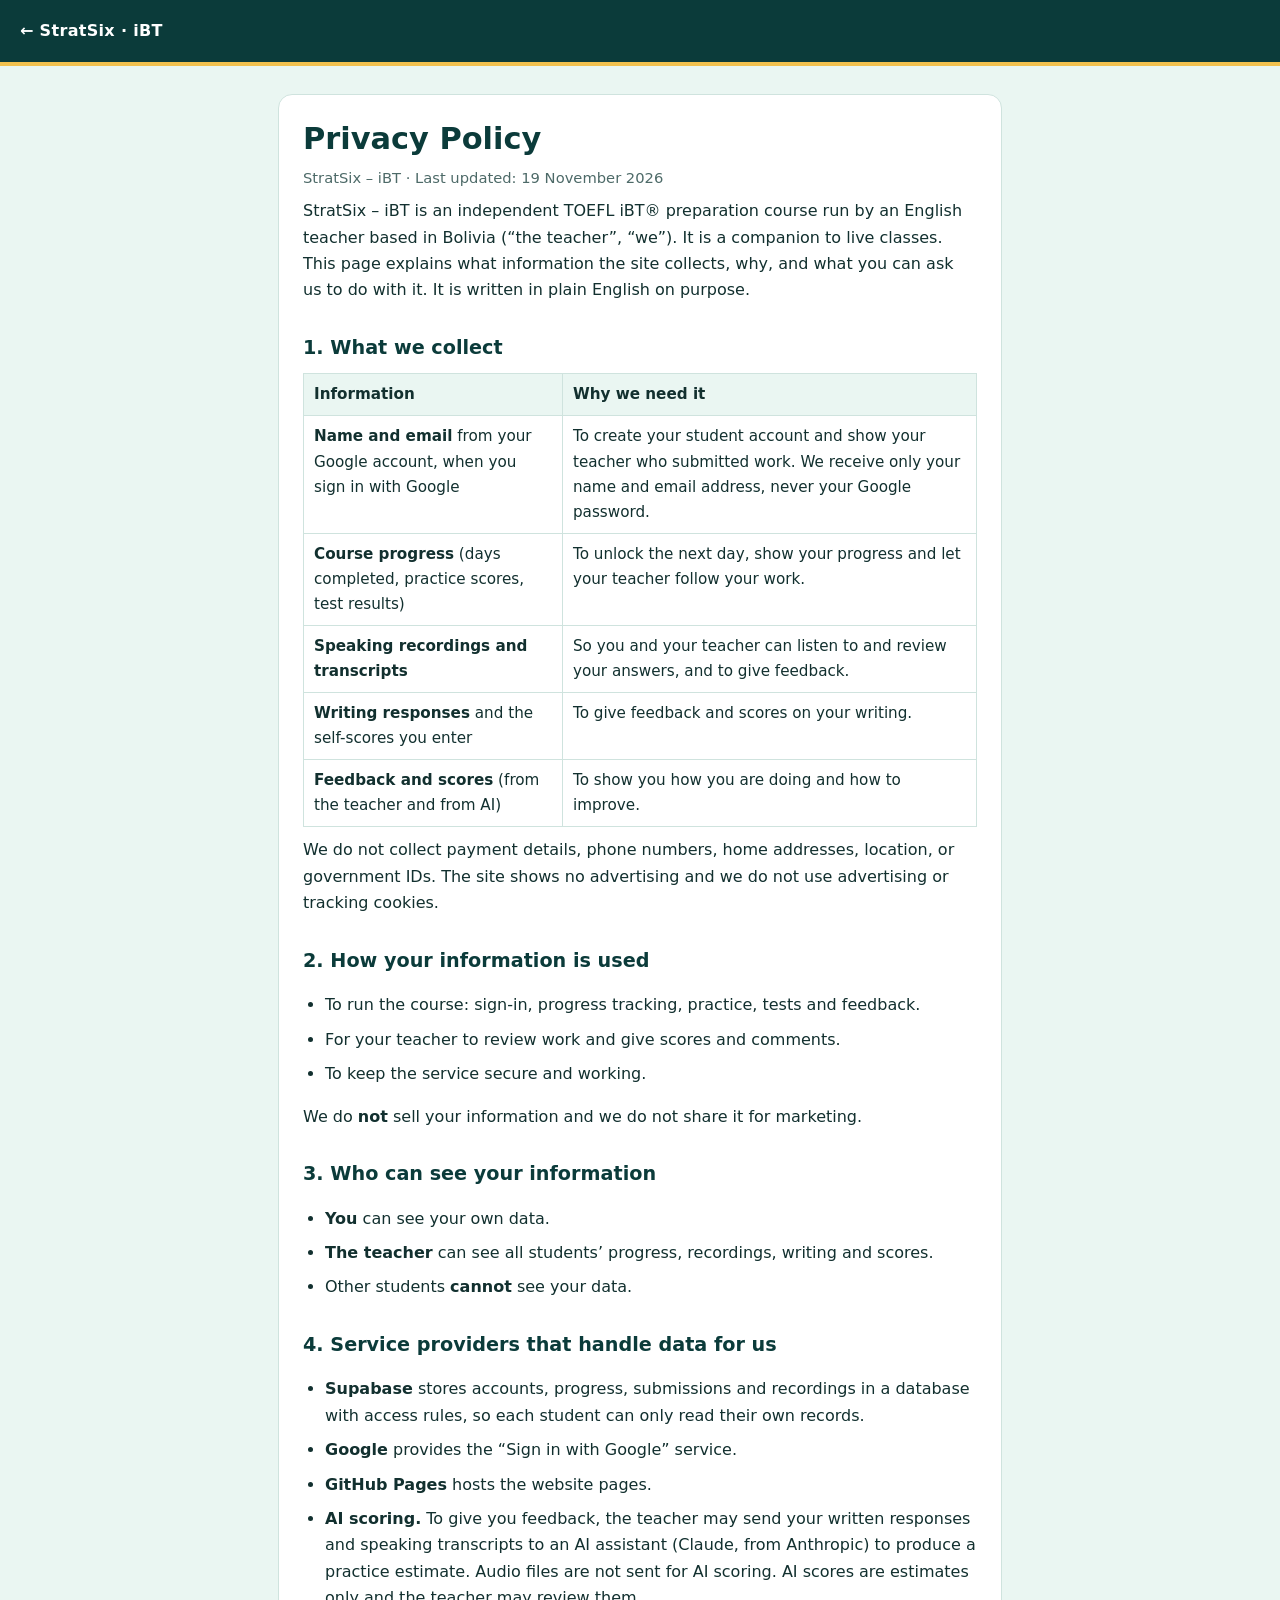
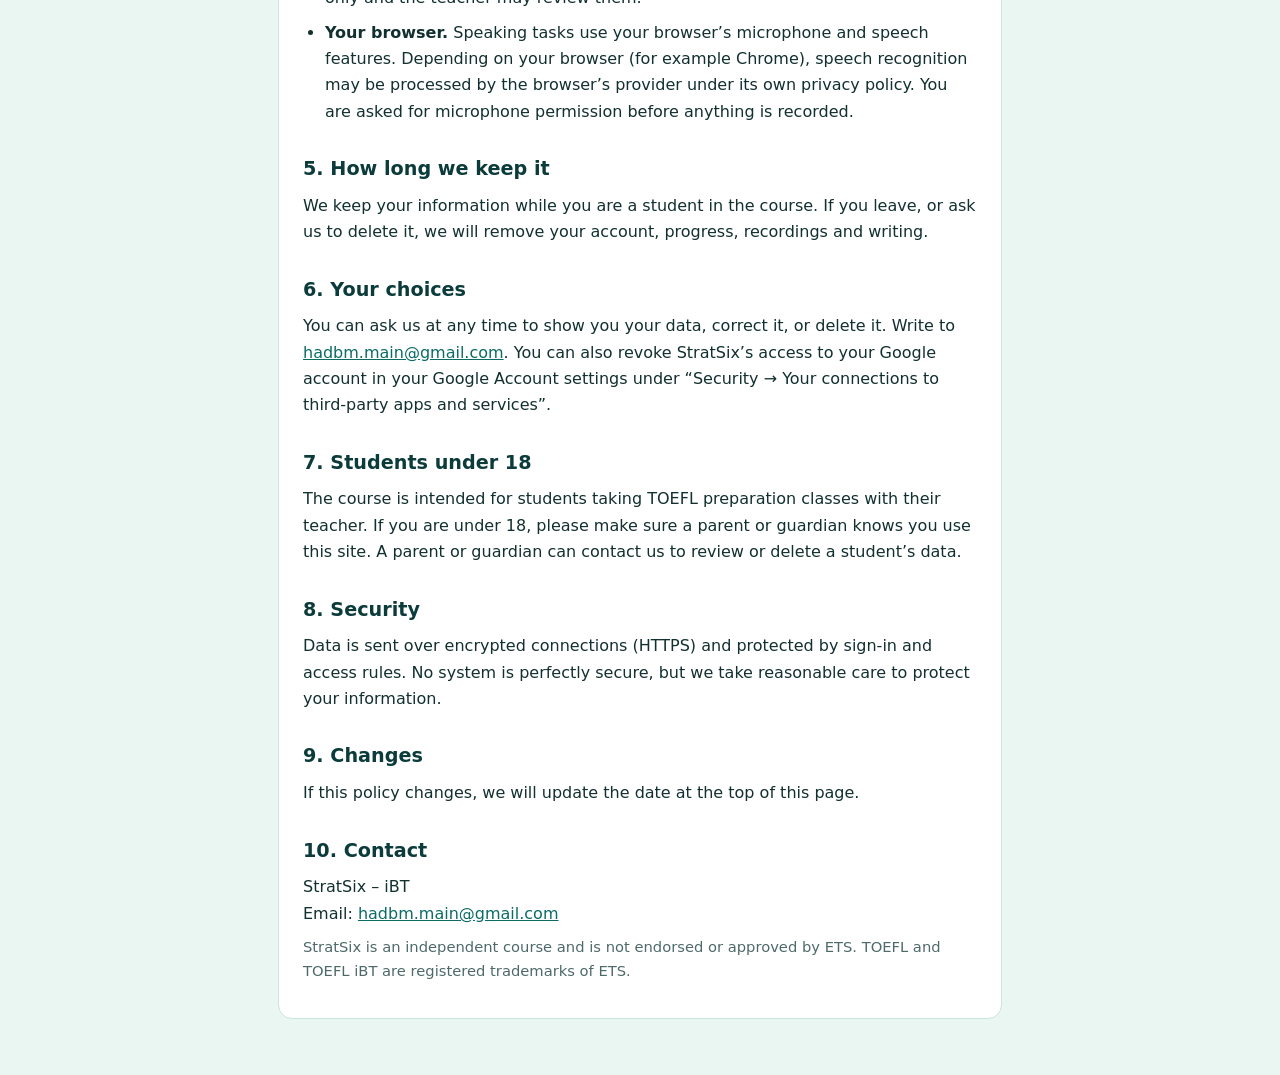
<file: privacy.html>
<!doctype html>
<html lang="en">
<head>
<meta charset="utf-8">
<meta name="viewport" content="width=device-width,initial-scale=1">
<title>Privacy Policy – StratSix iBT</title>
<meta name="description" content="How StratSix iBT collects, uses and protects student data.">
<meta name="theme-color" content="#0B3B3A">
<style>
  :root{--teal:#0B3B3A;--mint:#EAF6F2;--gold:#F2C14E;--ink:#12302F;--muted:#4d6a68}
  *{box-sizing:border-box}
  body{margin:0;font:16px/1.65 "IBM Plex Sans",system-ui,-apple-system,"Segoe UI",Roboto,sans-serif;color:var(--ink);background:var(--mint)}
  header{background:var(--teal);color:#fff;padding:18px 20px;border-bottom:4px solid var(--gold)}
  header a{color:#fff;text-decoration:none;font-weight:700;letter-spacing:.02em}
  main{max-width:760px;margin:0 auto;padding:28px 18px 56px}
  .card{background:#fff;border:1px solid #cfe3de;border-radius:14px;padding:26px 24px}
  h1{font-size:1.9rem;line-height:1.2;margin:0 0 4px;color:var(--teal)}
  h2{font-size:1.2rem;margin:28px 0 6px;color:var(--teal)}
  p,li{margin:8px 0}
  ul{padding-left:22px}
  .meta{color:var(--muted);font-size:.92rem}
  a{color:#0b6b66}
  table{border-collapse:collapse;width:100%;font-size:.95rem;margin:10px 0}
  th,td{border:1px solid #cfe3de;padding:8px 10px;text-align:left;vertical-align:top}
  th{background:var(--mint)}
</style>
</head>
<body>
<header><a href="./">&larr; StratSix &middot; iBT</a></header>
<main>
<div class="card">
  <h1>Privacy Policy</h1>
  <p class="meta">StratSix – iBT &middot; Last updated: 19 November 2026</p>

  <p>StratSix – iBT is an independent TOEFL iBT® preparation course run by an English teacher based in Bolivia (“the teacher”, “we”). It is a companion to live classes. This page explains what information the site collects, why, and what you can ask us to do with it. It is written in plain English on purpose.</p>

  <h2>1. What we collect</h2>
  <table>
    <tr><th>Information</th><th>Why we need it</th></tr>
    <tr><td><b>Name and email</b> from your Google account, when you sign in with Google</td><td>To create your student account and show your teacher who submitted work. We receive only your name and email address, never your Google password.</td></tr>
    <tr><td><b>Course progress</b> (days completed, practice scores, test results)</td><td>To unlock the next day, show your progress and let your teacher follow your work.</td></tr>
    <tr><td><b>Speaking recordings and transcripts</b></td><td>So you and your teacher can listen to and review your answers, and to give feedback.</td></tr>
    <tr><td><b>Writing responses</b> and the self-scores you enter</td><td>To give feedback and scores on your writing.</td></tr>
    <tr><td><b>Feedback and scores</b> (from the teacher and from AI)</td><td>To show you how you are doing and how to improve.</td></tr>
  </table>
  <p>We do not collect payment details, phone numbers, home addresses, location, or government IDs. The site shows no advertising and we do not use advertising or tracking cookies.</p>

  <h2>2. How your information is used</h2>
  <ul>
    <li>To run the course: sign-in, progress tracking, practice, tests and feedback.</li>
    <li>For your teacher to review work and give scores and comments.</li>
    <li>To keep the service secure and working.</li>
  </ul>
  <p>We do <b>not</b> sell your information and we do not share it for marketing.</p>

  <h2>3. Who can see your information</h2>
  <ul>
    <li><b>You</b> can see your own data.</li>
    <li><b>The teacher</b> can see all students’ progress, recordings, writing and scores.</li>
    <li>Other students <b>cannot</b> see your data.</li>
  </ul>

  <h2>4. Service providers that handle data for us</h2>
  <ul>
    <li><b>Supabase</b> stores accounts, progress, submissions and recordings in a database with access rules, so each student can only read their own records.</li>
    <li><b>Google</b> provides the “Sign in with Google” service.</li>
    <li><b>GitHub Pages</b> hosts the website pages.</li>
    <li><b>AI scoring.</b> To give you feedback, the teacher may send your written responses and speaking transcripts to an AI assistant (Claude, from Anthropic) to produce a practice estimate. Audio files are not sent for AI scoring. AI scores are estimates only and the teacher may review them.</li>
    <li><b>Your browser.</b> Speaking tasks use your browser’s microphone and speech features. Depending on your browser (for example Chrome), speech recognition may be processed by the browser’s provider under its own privacy policy. You are asked for microphone permission before anything is recorded.</li>
  </ul>

  <h2>5. How long we keep it</h2>
  <p>We keep your information while you are a student in the course. If you leave, or ask us to delete it, we will remove your account, progress, recordings and writing.</p>

  <h2>6. Your choices</h2>
  <p>You can ask us at any time to show you your data, correct it, or delete it. Write to <a href="mailto:hadbm.main@gmail.com">hadbm.main@gmail.com</a>. You can also revoke StratSix’s access to your Google account in your Google Account settings under “Security → Your connections to third-party apps and services”.</p>

  <h2>7. Students under 18</h2>
  <p>The course is intended for students taking TOEFL preparation classes with their teacher. If you are under 18, please make sure a parent or guardian knows you use this site. A parent or guardian can contact us to review or delete a student’s data.</p>

  <h2>8. Security</h2>
  <p>Data is sent over encrypted connections (HTTPS) and protected by sign-in and access rules. No system is perfectly secure, but we take reasonable care to protect your information.</p>

  <h2>9. Changes</h2>
  <p>If this policy changes, we will update the date at the top of this page.</p>

  <h2>10. Contact</h2>
  <p>StratSix – iBT<br>Email: <a href="mailto:hadbm.main@gmail.com">hadbm.main@gmail.com</a></p>

  <p class="meta">StratSix is an independent course and is not endorsed or approved by ETS. TOEFL and TOEFL iBT are registered trademarks of ETS.</p>
</div>
</main>
</body>
</html>
</file>
